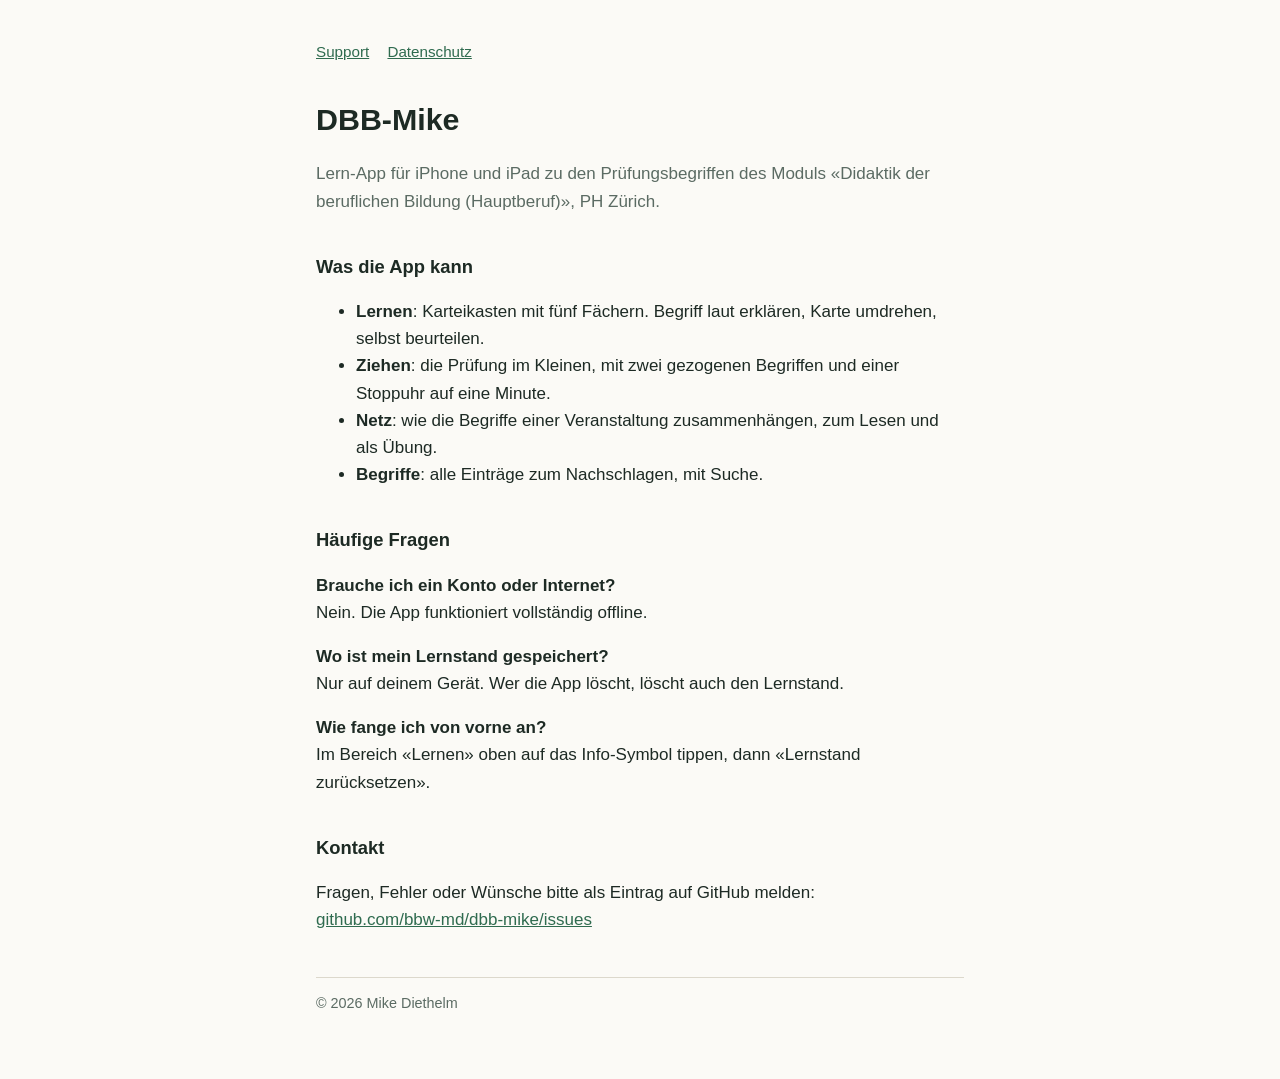
<file: index.html>
<!doctype html>
<html lang="de"><head><meta charset="utf-8"><meta name="viewport" content="width=device-width,initial-scale=1">
<title>DBB-Mike – Support</title><link rel="stylesheet" href="style.css"></head>
<body><main>
<nav><a href="./">Support</a><a href="datenschutz.html">Datenschutz</a></nav>
<h1>DBB-Mike</h1>
<p class="leise">Lern-App für iPhone und iPad zu den Prüfungsbegriffen des Moduls «Didaktik der beruflichen Bildung (Hauptberuf)», PH Zürich.</p>

<h2>Was die App kann</h2>
<ul>
<li><strong>Lernen</strong>: Karteikasten mit fünf Fächern. Begriff laut erklären, Karte umdrehen, selbst beurteilen.</li>
<li><strong>Ziehen</strong>: die Prüfung im Kleinen, mit zwei gezogenen Begriffen und einer Stoppuhr auf eine Minute.</li>
<li><strong>Netz</strong>: wie die Begriffe einer Veranstaltung zusammenhängen, zum Lesen und als Übung.</li>
<li><strong>Begriffe</strong>: alle Einträge zum Nachschlagen, mit Suche.</li>
</ul>

<h2>Häufige Fragen</h2>
<p><strong>Brauche ich ein Konto oder Internet?</strong><br>Nein. Die App funktioniert vollständig offline.</p>
<p><strong>Wo ist mein Lernstand gespeichert?</strong><br>Nur auf deinem Gerät. Wer die App löscht, löscht auch den Lernstand.</p>
<p><strong>Wie fange ich von vorne an?</strong><br>Im Bereich «Lernen» oben auf das Info-Symbol tippen, dann «Lernstand zurücksetzen».</p>

<h2>Kontakt</h2>
<p>Fragen, Fehler oder Wünsche bitte als Eintrag auf GitHub melden:<br>
<a href="https://github.com/bbw-md/dbb-mike/issues">github.com/bbw-md/dbb-mike/issues</a></p>

<footer>© 2026 Mike Diethelm</footer>
</main></body></html>
</file>
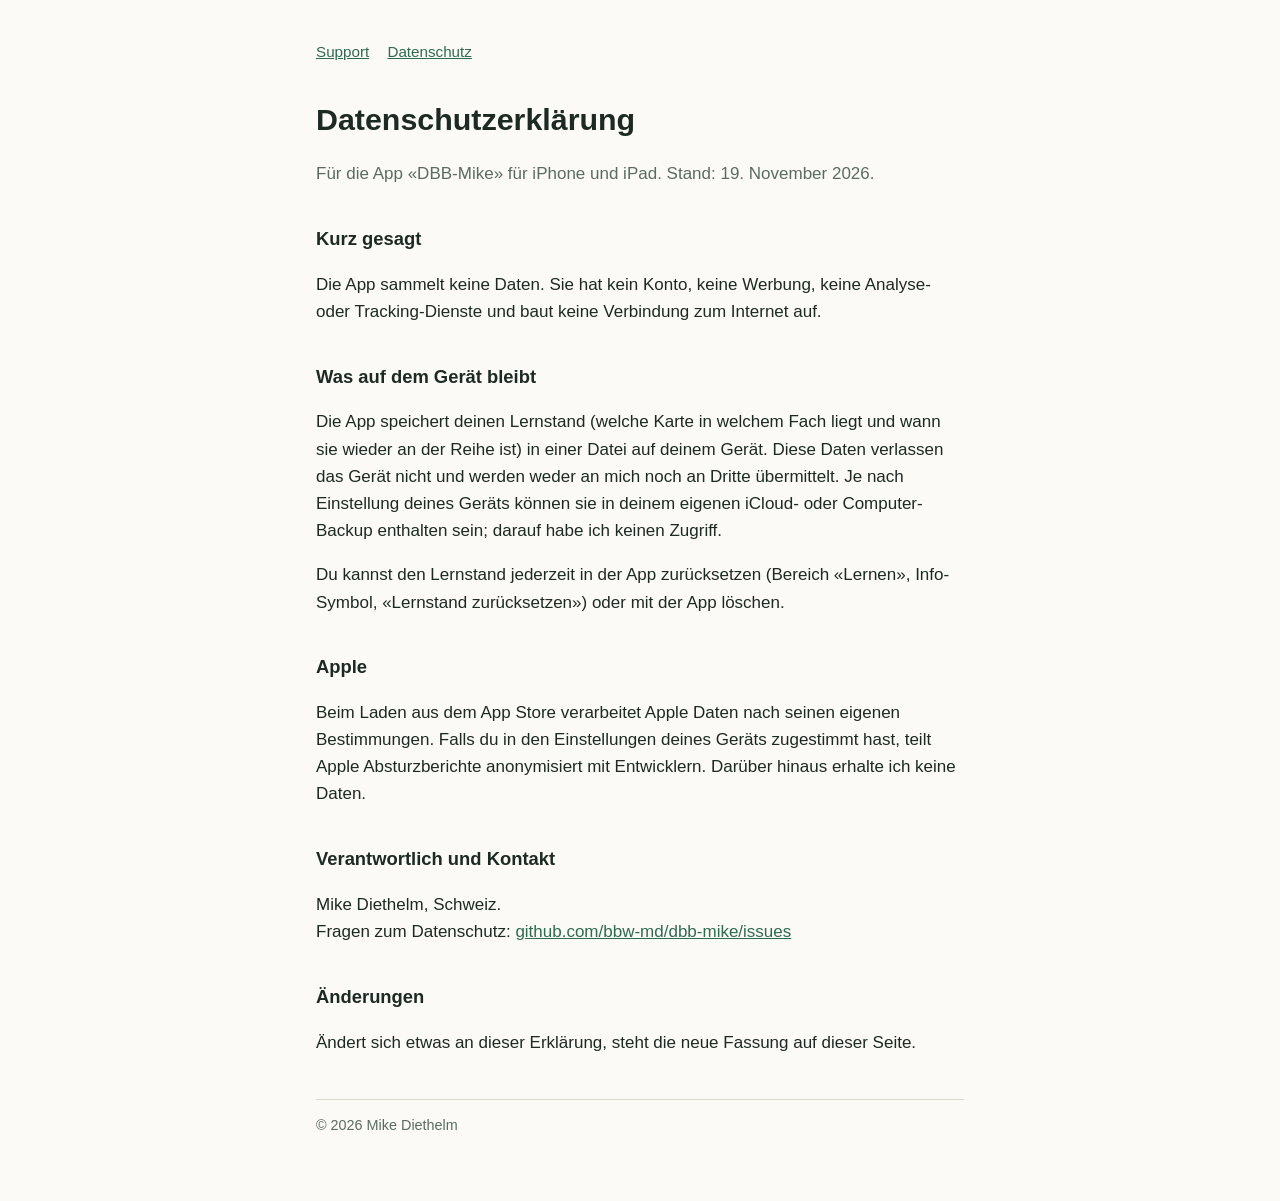
<file: datenschutz.html>
<!doctype html>
<html lang="de"><head><meta charset="utf-8"><meta name="viewport" content="width=device-width,initial-scale=1">
<title>DBB-Mike – Datenschutz</title><link rel="stylesheet" href="style.css"></head>
<body><main>
<nav><a href="./">Support</a><a href="datenschutz.html">Datenschutz</a></nav>
<h1>Datenschutzerklärung</h1>
<p class="leise">Für die App «DBB-Mike» für iPhone und iPad. Stand: 19. November 2026.</p>

<h2>Kurz gesagt</h2>
<p>Die App sammelt keine Daten. Sie hat kein Konto, keine Werbung, keine Analyse- oder Tracking-Dienste und baut keine Verbindung zum Internet auf.</p>

<h2>Was auf dem Gerät bleibt</h2>
<p>Die App speichert deinen Lernstand (welche Karte in welchem Fach liegt und wann sie wieder an der Reihe ist) in einer Datei auf deinem Gerät. Diese Daten verlassen das Gerät nicht und werden weder an mich noch an Dritte übermittelt. Je nach Einstellung deines Geräts können sie in deinem eigenen iCloud- oder Computer-Backup enthalten sein; darauf habe ich keinen Zugriff.</p>
<p>Du kannst den Lernstand jederzeit in der App zurücksetzen (Bereich «Lernen», Info-Symbol, «Lernstand zurücksetzen») oder mit der App löschen.</p>

<h2>Apple</h2>
<p>Beim Laden aus dem App Store verarbeitet Apple Daten nach seinen eigenen Bestimmungen. Falls du in den Einstellungen deines Geräts zugestimmt hast, teilt Apple Absturzberichte anonymisiert mit Entwicklern. Darüber hinaus erhalte ich keine Daten.</p>

<h2>Verantwortlich und Kontakt</h2>
<p>Mike Diethelm, Schweiz.<br>
Fragen zum Datenschutz: <a href="https://github.com/bbw-md/dbb-mike/issues">github.com/bbw-md/dbb-mike/issues</a></p>

<h2>Änderungen</h2>
<p>Ändert sich etwas an dieser Erklärung, steht die neue Fassung auf dieser Seite.</p>

<footer>© 2026 Mike Diethelm</footer>
</main></body></html>
</file>
<file: style.css>
:root{--bg:#fbfaf6;--fg:#1d2a24;--muted:#5b6b63;--accent:#2f6b4f;--line:#dcd8cc}
@media (prefers-color-scheme:dark){:root{--bg:#18201c;--fg:#e9ece6;--muted:#a3b0a8;--accent:#8fd1ad;--line:#33403a}}
*{box-sizing:border-box}body{margin:0;background:var(--bg);color:var(--fg);font:17px/1.6 -apple-system,BlinkMacSystemFont,"Segoe UI",sans-serif}
main{max-width:680px;margin:0 auto;padding:40px 16px 64px}h1{font-size:1.9rem;margin:0 0 .3em}h2{font-size:1.15rem;margin:2em 0 .4em}
p,li{color:var(--fg)}.leise{color:var(--muted)}a{color:var(--accent)}nav{margin-bottom:2em;font-size:.95rem}nav a{margin-right:1.2em}
footer{margin-top:3em;padding-top:1em;border-top:1px solid var(--line);font-size:.9rem;color:var(--muted)}
</file>
